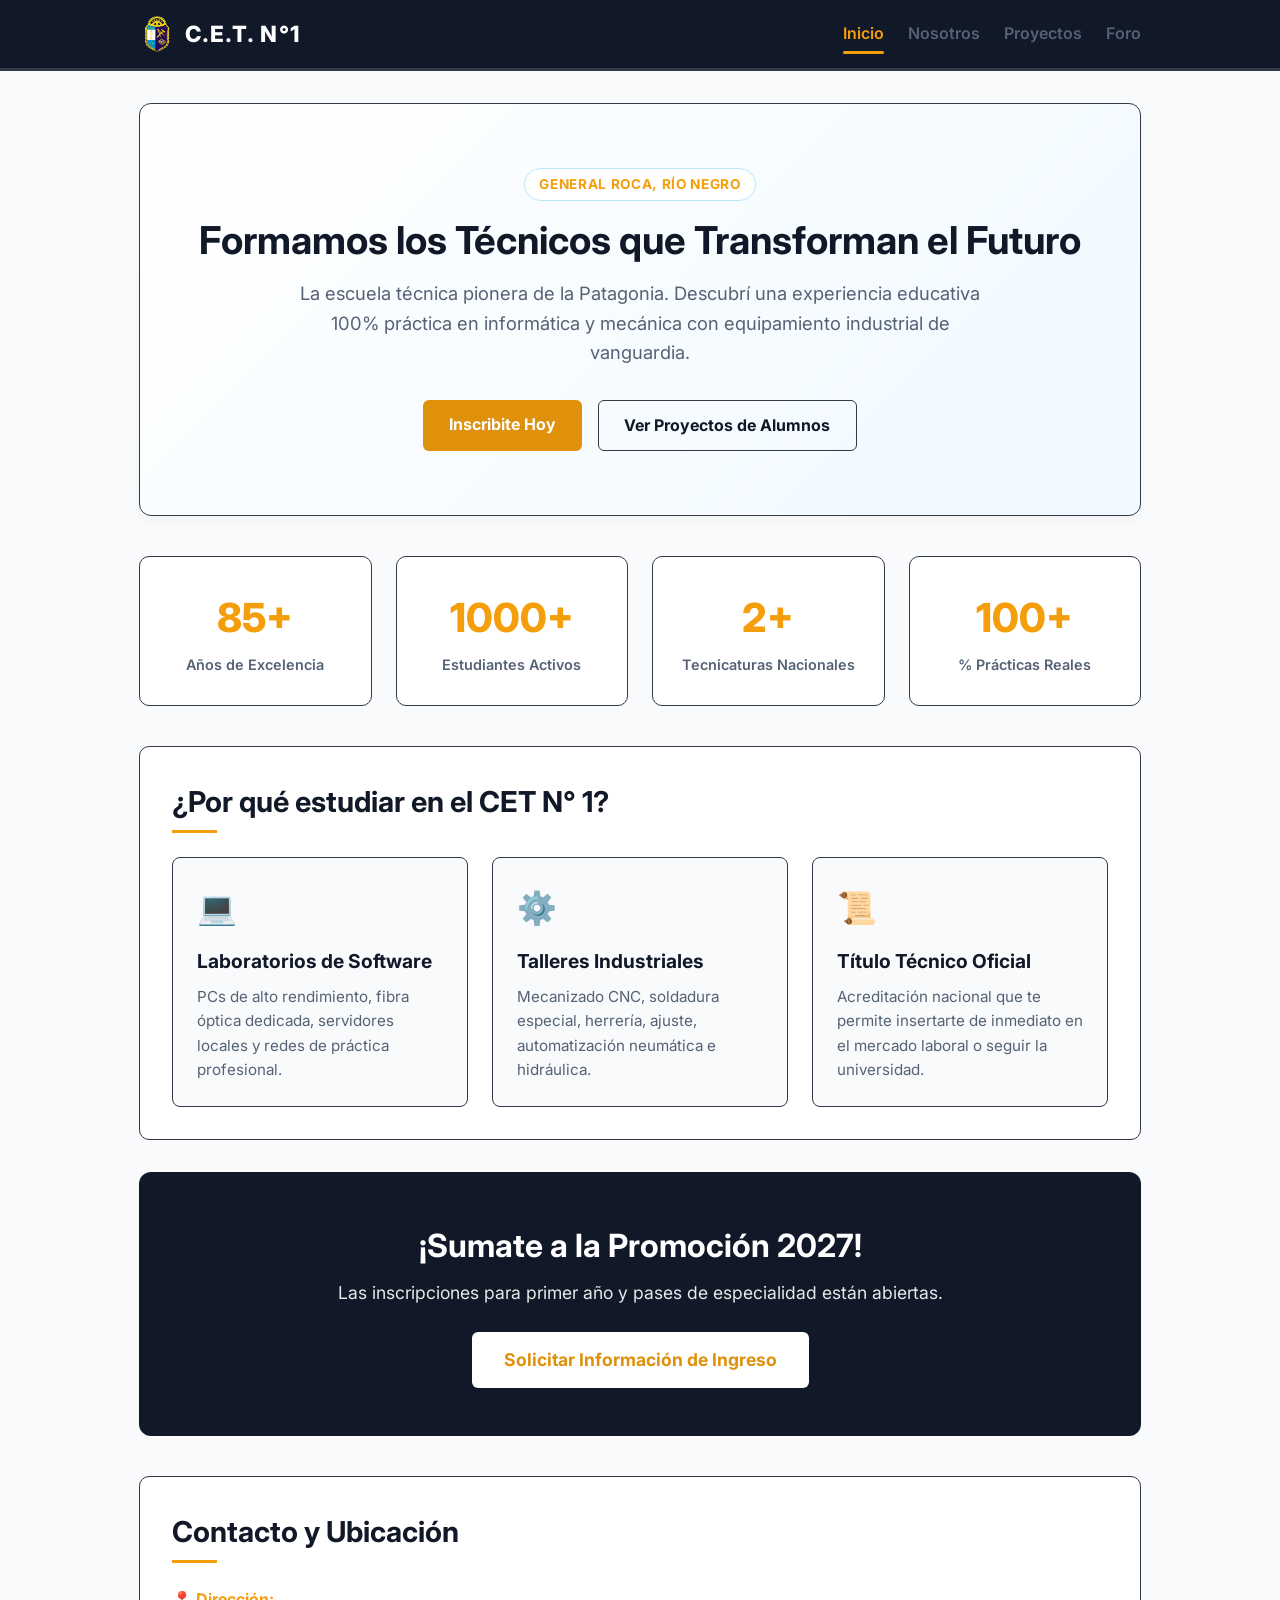
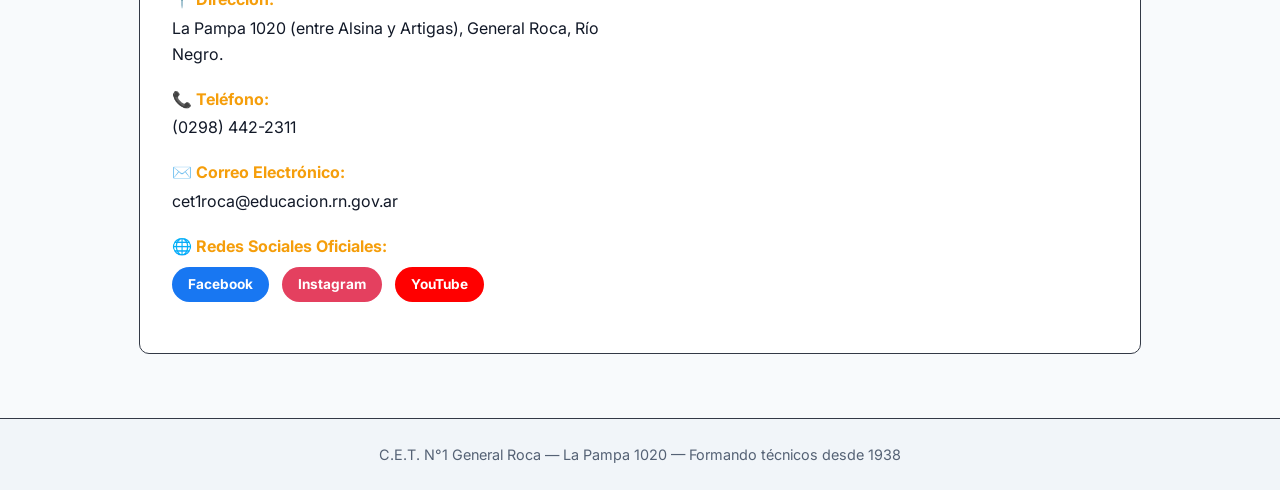
<file: cet1/index.html>
<!DOCTYPE html>
<html lang="es">
<head>
    <meta charset="UTF-8">
    <meta name="viewport" content="width=device-width, initial-scale=1.0">
    <title>Inicio</title>
    <link rel="stylesheet" href="common.css">
    <link rel="stylesheet" href="inicio.css">
    <link rel="shortcut icon" href="escudo.png" type="image/x-icon">
    <link rel="preconnect" href="https://fonts.googleapis.com">
    <link rel="preconnect" href="https://fonts.gstatic.com" crossorigin>
    <link href="https://fonts.googleapis.com/css2?family=Inter:ital,opsz,wght@0,14..32,100..900;1,14..32,100..900&display=swap" rel="stylesheet">

</head>
<body>

    <header>
        <div class="nav-container">
            <div class="logo">
                <img src="escudo.png" alt="Escudo C.E.T. N°1" class="logo-img">
                C.E.T. N°1
            </div>
            <nav>
                <ul>
                    <li><a href="index.html" class="active">Inicio</a></li>
                    <li class="dropdown">
                    <a href="Nosotros/Nosotros.html">Nosotros</a>
                    <ul class="submenu">
                        <li><a href="Nosotros/Portal Alumnos/portal-alumnos.html">Portal Alumnos</a></li>
                        <li><a href="Nosotros/Portal Docentes/portal-docentes.html">Portal Docentes</a></li>
                    </ul>
                    </li>
                    <li><a href="Proyectos/Proyectos.html">Proyectos</a></li>
                    <li><a href="Php/foro.php">Foro</a></li>
                </ul>
            </nav>
        </div>
    </header>

    <main>
            <!-- HERO -->
            <section class="hero">
                <div class="hero-badge">General Roca, Río Negro</div>
                <h1>Formamos los Técnicos que Transforman el Futuro</h1>
                <p>La escuela técnica pionera de la Patagonia. Descubrí una experiencia educativa 100% práctica en informática y mecánica con equipamiento industrial de vanguardia.</p>
                <div class="hero-buttons">
                    <a href="#contacto" class="btn btn-primary">Inscribite Hoy</a>
                    <a href="/Proyectos/Proyectos.html" class="btn btn-secondary">Ver Proyectos de Alumnos</a>
                </div>
            </section>

            <!-- STATS -->
            <section class="stats-grid">
                <div class="stat-card">
                    <div class="stat-number" data-target="85">0</div>
                    <div class="stat-label">Años de Excelencia</div>
                </div>
                <div class="stat-card">
                    <div class="stat-number" data-target="1000">0</div>
                    <div class="stat-label">Estudiantes Activos</div>
                </div>
                <div class="stat-card">
                    <div class="stat-number" data-target="2">0</div>
                    <div class="stat-label">Tecnicaturas Nacionales</div>
                </div>
                <div class="stat-card">
                    <div class="stat-number" data-target="100">0</div>
                    <div class="stat-label">% Prácticas Reales</div>
                </div>
            </section>

        <!-- BENEFICIOS / POR QUÉ ELEGIRNOS -->
        <section class="content-box feature-section">
            <h2 class="section-title">¿Por qué estudiar en el CET N° 1?</h2>
            <div class="features-grid">
                <div class="feature-card">
                    <div class="feature-icon">💻</div>
                    <h3>Laboratorios de Software</h3>
                    <p>PCs de alto rendimiento, fibra óptica dedicada, servidores locales y redes de práctica profesional.</p>
                </div>
                <div class="feature-card">
                    <div class="feature-icon">⚙️</div>
                    <h3>Talleres Industriales</h3>
                    <p>Mecanizado CNC, soldadura especial, herrería, ajuste, automatización neumática e hidráulica.</p>
                </div>
                <div class="feature-card">
                    <div class="feature-icon">📜</div>
                    <h3>Título Técnico Oficial</h3>
                    <p>Acreditación nacional que te permite insertarte de inmediato en el mercado laboral o seguir la universidad.</p>
                </div>
            </div>
        </section>

        <!-- BANNER INSCRIPCIONES -->
        <section class="cta-banner">
            <h2>¡Sumate a la Promoción 2027!</h2>
            <p>Las inscripciones para primer año y pases de especialidad están abiertas.</p>
            <a href="#contacto" class="btn btn-primary btn-large">Solicitar Información de Ingreso</a>
        </section>

        <!-- SECCIÓN CONTACTO Y REDES -->
        <section class="content-box" id="contacto">
            <h2 class="section-title">Contacto y Ubicación</h2>
            <div class="contact-grid">
                <div class="contact-info">
                    <div class="contact-item">
                        <strong>📍 Dirección:</strong>
                        <p>La Pampa 1020 (entre Alsina y Artigas), General Roca, Río Negro.</p>
                    </div>
                    <div class="contact-item">
                        <strong>📞 Teléfono:</strong>
                        <p>(0298) 442-2311</p>
                    </div>
                    <div class="contact-item">
                        <strong>✉️ Correo Electrónico:</strong>
                        <p>cet1roca@educacion.rn.gov.ar</p>
                    </div>
                    <div class="contact-item">
                        <strong>🌐 Redes Sociales Oficiales:</strong>
                        <div class="social-links">
                            <a href="https://facebook.com" target="_blank" class="social-btn fb">Facebook</a>
                            <a href="https://instagram.com" target="_blank" class="social-btn ig">Instagram</a>
                            <a href="https://youtube.com" target="_blank" class="social-btn yt">YouTube</a>
                        </div>
                    </div>
                </div>
                <div class="map-placeholder">
                    <iframe src="https://maps.google.com/maps?q=La%20Pampa%201020%20General%20Roca&t=&z=15&ie=UTF8&iwloc=&output=embed" width="100%" height="250" style="border:0; border-radius:8px;" allowfullscreen="" loading="lazy"></iframe>
                </div>
            </div>
        </section>
    </main>

    <footer>
        <p>C.E.T. N°1 General Roca — La Pampa 1020 — Formando técnicos desde 1938</p>
    </footer>

    <script src="script.js"></script>
</body>
</html>
</file>
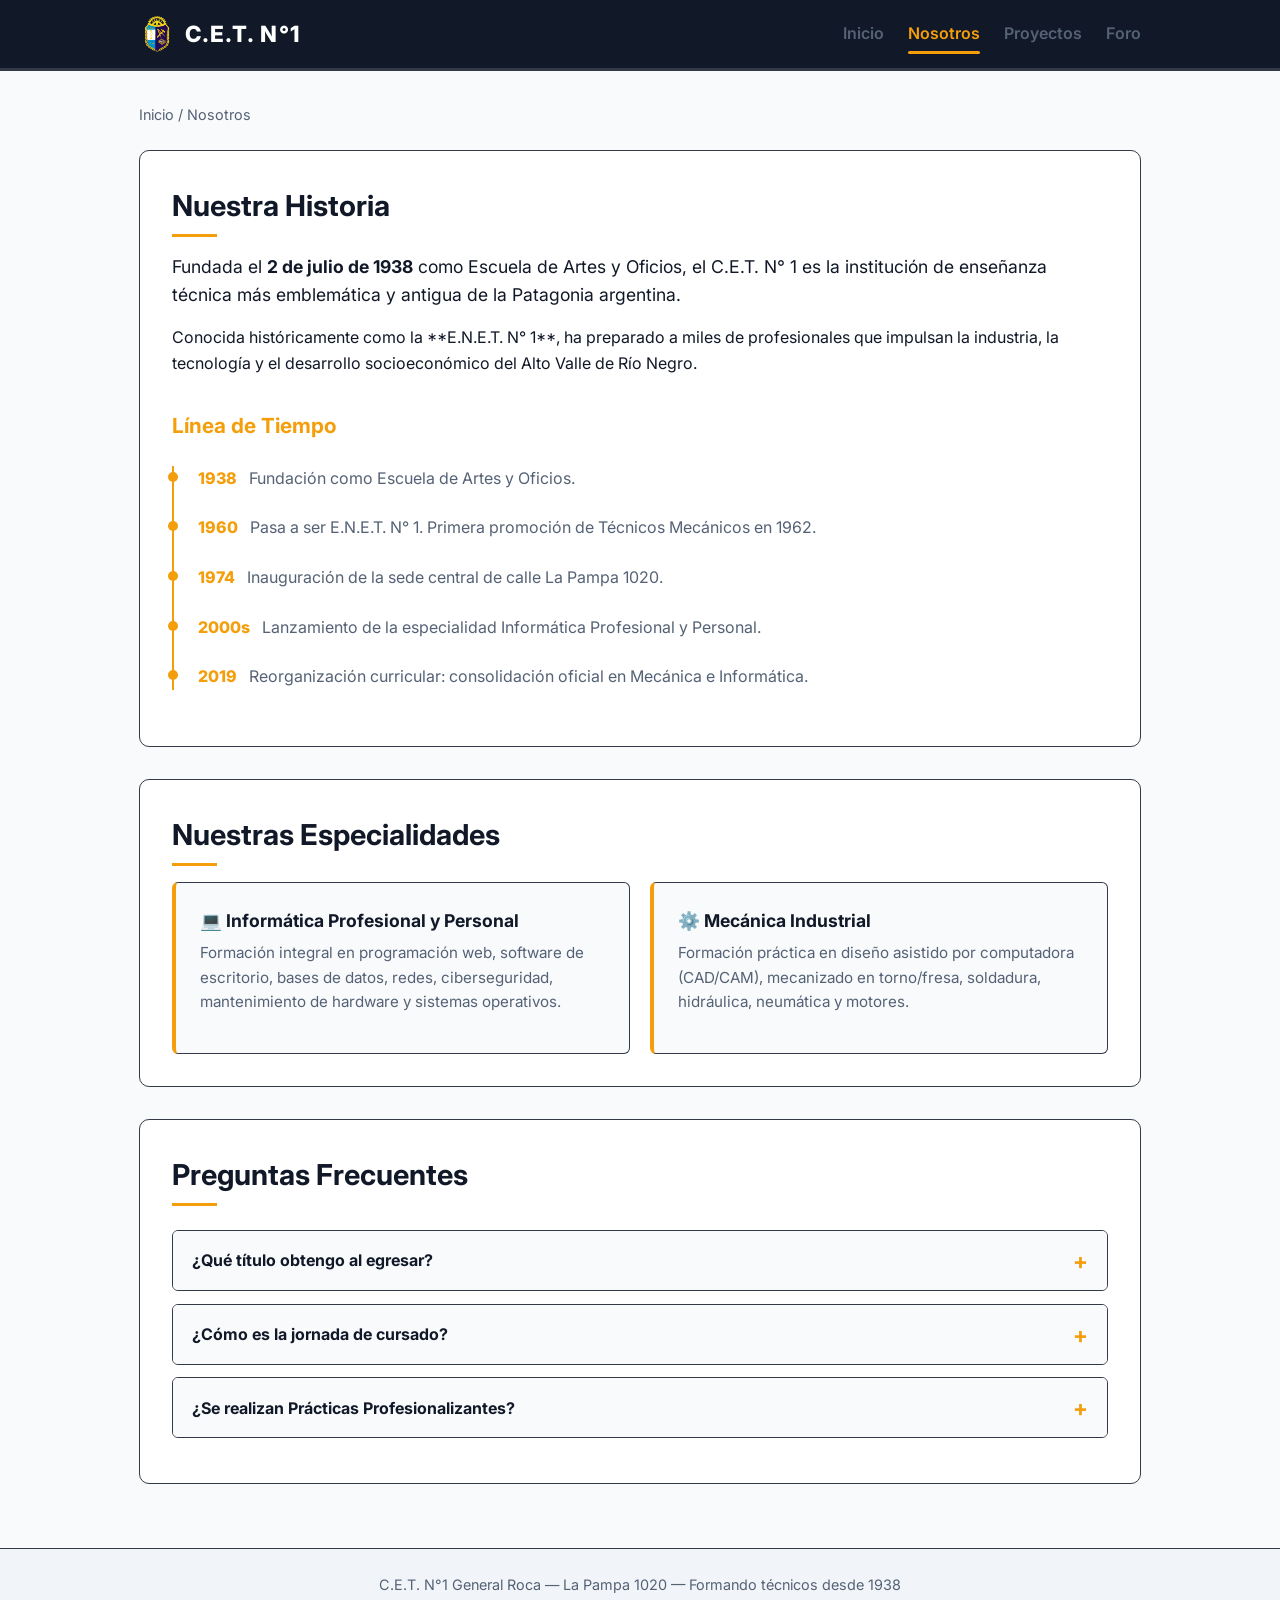
<file: cet1/Nosotros/Nosotros.html>
<!DOCTYPE html>
<html lang="es">
<head>
    <meta charset="UTF-8">
    <meta name="viewport" content="width=device-width, initial-scale=1.0">
    <title>Nosotros</title>
    <link rel="stylesheet" href="../common.css">
    <link rel="stylesheet" href="nosotros.css">
    <link rel="shortcut icon" href="../escudo.png" type="image/x-icon">
    <link rel="preconnect" href="https://fonts.googleapis.com">
    <link rel="preconnect" href="https://fonts.gstatic.com" crossorigin>
    <link href="https://fonts.googleapis.com/css2?family=Inter:ital,opsz,wght@0,14..32,100..900;1,14..32,100..900&display=swap" rel="stylesheet">
</head>
<body>

    <header>
        <div class="nav-container">
            <div class="logo">
                <img src="../escudo.png" alt="Escudo C.E.T. N°1" class="logo-img">
                C.E.T. N°1
            </div>
            <nav>
                <ul>
                    <li><a href="../index.html">Inicio</a></li>
                    <li class="dropdown">
                    <a href="/Nosotros/Nosotros.html" class="active">Nosotros</a>
                    <ul class="submenu">
                        <li><a href="Portal Alumnos/portal-alumnos.html">Portal Alumnos</a></li>
                        <li><a href="Portal Docentes/portal-docentes.html">Portal Docentes</a></li>
                    </ul>
                    </li>
                    <li><a href="../Proyectos/Proyectos.html">Proyectos</a></li>
                    <li><a href="../Php/foro.php">Foro</a></li>
                </ul>
            </nav>
        </div>
    </header>

    <main>
        <div class="breadcrumb"><a href="Inicio.html">Inicio</a> / Nosotros</div>

        <!-- HISTORIA -->
        <section class="content-box">
            <h2 class="section-title">Nuestra Historia</h2>
            <p class="lead-text">Fundada el <strong>2 de julio de 1938</strong> como Escuela de Artes y Oficios, el C.E.T. N° 1 es la institución de enseñanza técnica más emblemática y antigua de la Patagonia argentina.</p>
            <p>Conocida históricamente como la **E.N.E.T. N° 1**, ha preparado a miles de profesionales que impulsan la industria, la tecnología y el desarrollo socioeconómico del Alto Valle de Río Negro.</p>

            <h3 class="subsection-title">Línea de Tiempo</h3>
            <ul class="timeline">
                <li>
                    <span class="timeline-year">1938</span>
                    <div class="timeline-content">Fundación como Escuela de Artes y Oficios.</div>
                </li>
                <li>
                    <span class="timeline-year">1960</span>
                    <div class="timeline-content">Pasa a ser E.N.E.T. N° 1. Primera promoción de Técnicos Mecánicos en 1962.</div>
                </li>
                <li>
                    <span class="timeline-year">1974</span>
                    <div class="timeline-content">Inauguración de la sede central de calle La Pampa 1020.</div>
                </li>
                <li>
                    <span class="timeline-year">2000s</span>
                    <div class="timeline-content">Lanzamiento de la especialidad Informática Profesional y Personal.</div>
                </li>
                <li>
                    <span class="timeline-year">2019</span>
                    <div class="timeline-content">Reorganización curricular: consolidación oficial en Mecánica e Informática.</div>
                </li>
            </ul>
        </section>

        <!-- ESPECIALIDADES Y TALLERES -->
        <section class="content-box">
            <h2 class="section-title">Nuestras Especialidades</h2>
            <div class="values-grid">
                <div class="value-card">
                    <h4>💻 Informática Profesional y Personal</h4>
                    <p>Formación integral en programación web, software de escritorio, bases de datos, redes, ciberseguridad, mantenimiento de hardware y sistemas operativos.</p>
                </div>
                <div class="value-card">
                    <h4>⚙️ Mecánica Industrial</h4>
                    <p>Formación práctica en diseño asistido por computadora (CAD/CAM), mecanizado en torno/fresa, soldadura, hidráulica, neumática y motores.</p>
                </div>
            </div>
        </section>

        <!-- PREGUNTAS FRECUENTES (FAQ) -->
        <section class="content-box">
            <h2 class="section-title">Preguntas Frecuentes</h2>
            <div class="faq-accordion">
                <div class="faq-item">
                    <button class="faq-question">¿Qué título obtengo al egresar?</button>
                    <div class="faq-answer">
                        <p>Obtenés un título secundario de validez nacional: Técnico en Informática Profesional y Personal o Técnico Mecánico, habilitante para matriculación o carreras universitarias/terciarias.</p>
                    </div>
                </div>
                <div class="faq-item">
                    <button class="faq-question">¿Cómo es la jornada de cursado?</button>
                    <div class="faq-answer">
                        <p>Al ser escuela técnica, la modalidad es a doble turno: clases teóricas en un turno (mañana o tarde) y talleres/laboratorios prácticos en el turno contrapuesto.</p>
                    </div>
                </div>
                <div class="faq-item">
                    <button class="faq-question">¿Se realizan Prácticas Profesionalizantes?</button>
                    <div class="faq-answer">
                        <p>Sí, en el último año los estudiantes realizan pasantías y prácticas en empresas locales, instituciones y laboratorios del establecimiento.</p>
                    </div>
                </div>
            </div>
        </section>
    </main>

    <footer>
        <p>C.E.T. N°1 General Roca — La Pampa 1020 — Formando técnicos desde 1938</p>
    </footer>

    <script src="../script.js"></script>
</body>
</html>
</file>
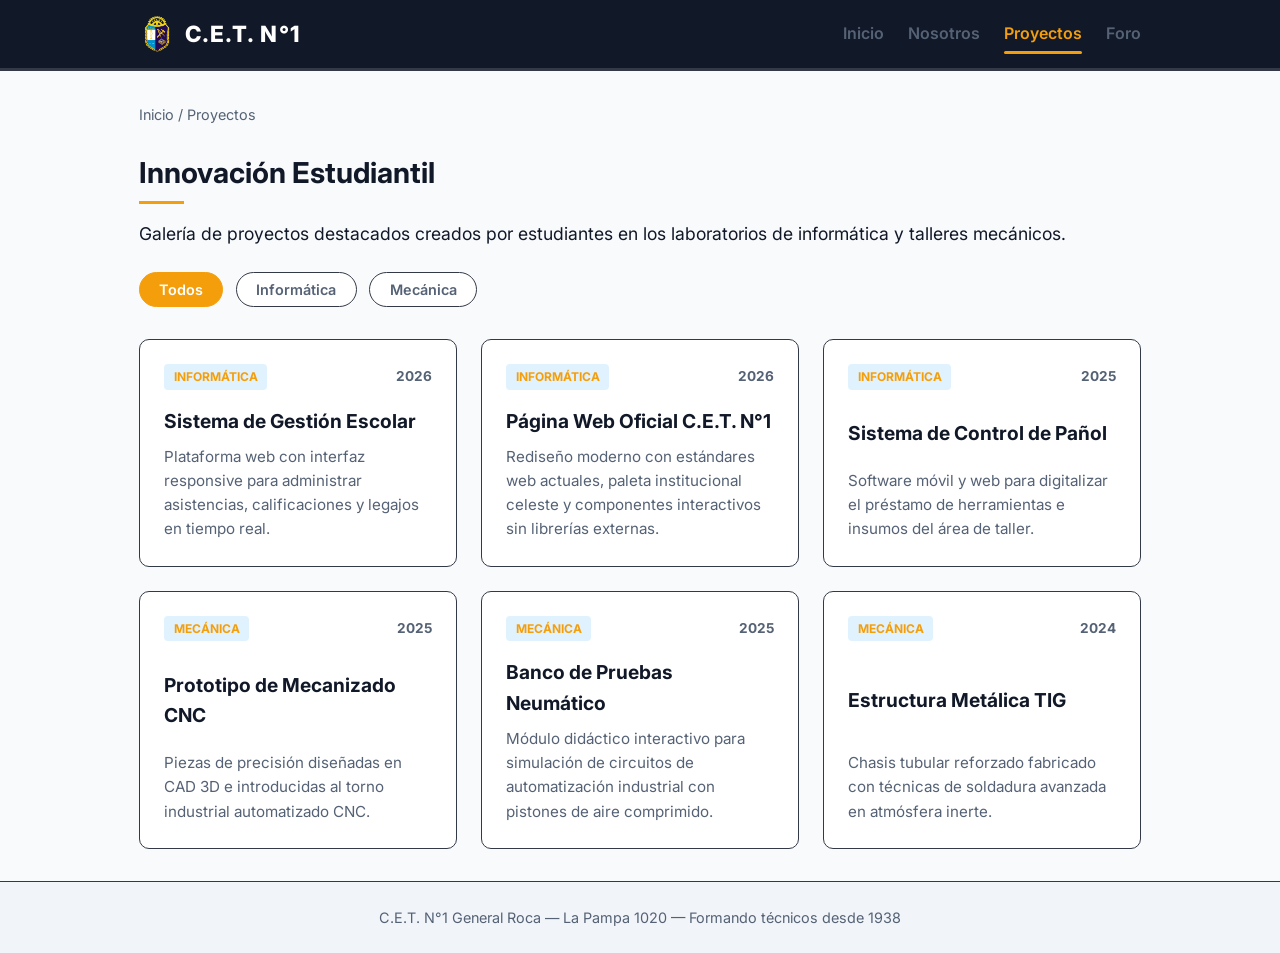
<file: cet1/Proyectos/Proyectos.html>
<!DOCTYPE html>
<html lang="es">
<head>
    <meta charset="UTF-8">
    <meta name="viewport" content="width=device-width, initial-scale=1.0">
    <title>Proyectos</title>
    <link rel="stylesheet" href="../common.css">
    <link rel="stylesheet" href="proyectos.css">
    <link rel="preconnect" href="https://fonts.googleapis.com">
    <link rel="shortcut icon" href="../escudo.png" type="image/x-icon">
    <link rel="preconnect" href="https://fonts.gstatic.com" crossorigin>
    <link href="https://fonts.googleapis.com/css2?family=Inter:ital,opsz,wght@0,14..32,100..900;1,14..32,100..900&display=swap" rel="stylesheet">
</head>
<body>

    <header>
        <div class="nav-container">
            <div class="logo">
                <img src="../escudo.png" alt="Escudo C.E.T. N°1" class="logo-img">
                C.E.T. N°1
            </div>
            <nav>
                <ul>
                    <li><a href="../index.html">Inicio</a></li>
                    <li class="dropdown">
                    <a href="../Nosotros/Nosotros.html">Nosotros</a>
                    <ul class="submenu">
                        <li><a href="../Nosotros/Portal Alumnos/portal-alumnos.html">Portal Alumnos</a></li>
                        <li><a href="../Nosotros/Portal Docentes/portal-docentes.html">Portal Docentes</a></li>
                    </ul>
                    </li>
                    <li><a href="Proyectos.html"  class="active">Proyectos</a></li>
                    <li><a href="../Php/foro.php">Foro</a></li>
                </ul>
            </nav>
        </div>
    </header>

    <main>
        <div class="breadcrumb"><a href="Inicio.html">Inicio</a> / Proyectos</div>

        <section class="intro-section">
            <h2 class="section-title">Innovación Estudiantil</h2>
            <p class="lead-text">Galería de proyectos destacados creados por estudiantes en los laboratorios de informática y talleres mecánicos.</p>
            
            <div class="filter-bar">
                <button class="filter-btn active" data-filter="all">Todos</button>
                <button class="filter-btn" data-filter="informatica">Informática</button>
                <button class="filter-btn" data-filter="mecanica">Mecánica</button>
            </div>
        </section>

        <section class="projects-grid">
            <article class="project-card" data-category="informatica">
                <div class="card-header">
                    <span class="badge">Informática</span>
                    <span class="year">2026</span>
                </div>
                <h3>Sistema de Gestión Escolar</h3>
                <p>Plataforma web con interfaz responsive para administrar asistencias, calificaciones y legajos en tiempo real.</p>
            </article>

            <article class="project-card" data-category="informatica">
                <div class="card-header">
                    <span class="badge">Informática</span>
                    <span class="year">2026</span>
                </div>
                <h3>Página Web Oficial C.E.T. N°1</h3>
                <p>Rediseño moderno con estándares web actuales, paleta institucional celeste y componentes interactivos sin librerías externas.</p>
            </article>

            <article class="project-card" data-category="informatica">
                <div class="card-header">
                    <span class="badge">Informática</span>
                    <span class="year">2025</span>
                </div>
                <h3>Sistema de Control de Pañol</h3>
                <p>Software móvil y web para digitalizar el préstamo de herramientas e insumos del área de taller.</p>
            </article>

            <article class="project-card" data-category="mecanica">
                <div class="card-header">
                    <span class="badge">Mecánica</span>
                    <span class="year">2025</span>
                </div>
                <h3>Prototipo de Mecanizado CNC</h3>
                <p>Piezas de precisión diseñadas en CAD 3D e introducidas al torno industrial automatizado CNC.</p>
            </article>

            <article class="project-card" data-category="mecanica">
                <div class="card-header">
                    <span class="badge">Mecánica</span>
                    <span class="year">2025</span>
                </div>
                <h3>Banco de Pruebas Neumático</h3>
                <p>Módulo didáctico interactivo para simulación de circuitos de automatización industrial con pistones de aire comprimido.</p>
            </article>

            <article class="project-card" data-category="mecanica">
                <div class="card-header">
                    <span class="badge">Mecánica</span>
                    <span class="year">2024</span>
                </div>
                <h3>Estructura Metálica TIG</h3>
                <p>Chasis tubular reforzado fabricado con técnicas de soldadura avanzada en atmósfera inerte.</p>
            </article>
        </section>
    </main>

    <footer>
        <p>C.E.T. N°1 General Roca — La Pampa 1020 — Formando técnicos desde 1938</p>
    </footer>

    <script src="../script.js"></script>
</body>
</html>
</file>
<file: cet1/common.css>
:root {
    --bg-main: #f8fafc;
    --card-bg: #ffffff;
    --accent-celeste: #F59E0B;
    --accent-celeste-hover: #0096c7;
    --accent-celeste-light: #e0f2fe;
    --text-dark: #111827;
    --text-muted: #556275;
    --border-color: #333946;
    --font-main: 'Segoe UI', -apple-system, BlinkMacSystemFont, Roboto, sans-serif;
}

* {
    box-sizing: border-box;
    margin: 0;
    padding: 0;
    font-family: "Inter", sans-serif;

}

html {
    scroll-behavior: smooth;
}

body {
    background-color: var(--bg-main);
    color: var(--text-dark);
    font-family: var(--font-main);
    line-height: 1.6;
    display: flex;
    flex-direction: column;
    min-height: 100vh;

    background-color: var(--bg-main); /* esto queda para todo lo que está debajo de la línea */
}

a {
    color: var(--accent-celeste);
    text-decoration: none;
    transition: color 0.2s ease;
}

a:hover {
    color: var(--accent-celeste-hover);
}

/* HEADER / NAV */
header {
    background-color: #111827;
    border-bottom: 3px solid var(--border-color);
    position: sticky;
    top: 0;
    z-index: 100;
}

.nav-container {
    max-width: 1050px;
    margin: 0 auto;
    padding: 1rem 1.5rem;
    display: flex;
    justify-content: space-between;
    align-items: center;
}

.logo {
    display: flex;
    align-items: center;
    gap: 0.6rem;
    font-size: 1.4rem;
    font-weight: 800;
    letter-spacing: 0.05em;
    color: white;
}

.logo-img {
    height: 36px;
    width: auto;
}

nav ul {
    display: flex;
    list-style: none;
    gap: 1.5rem;
}

nav a {
    color: var(--text-muted);
    font-weight: 600;
    padding: 0.4rem 0;
    position: relative;
    transition: color 0.2s ease;
}

nav a:hover, nav a.active {
    color: var(--accent-celeste);
}

nav a.active::after {
    content: '';
    position: absolute;
    bottom: -4px;
    left: 0;
    width: 100%;
    height: 3px;
    background-color: var(--accent-celeste);
    border-radius: 2px;
}

.dropdown {
  position: relative;
}

.submenu {
  display: none;
  position: absolute;
  top: 100%;
  left: 0;
  background-color: #fff;
  min-width: 160px;
  list-style: none;
  padding: 0;
  margin: 0;
  box-shadow: 0 2px 6px rgba(0,0,0,0.15);
  z-index: 10;
}

.submenu li {
  width: 100%;
}

.submenu a {
  display: block;
  padding: 10px 15px;
  white-space: nowrap;
}

.dropdown:hover .submenu {
  display: block;
}

/* LAYOUT BASE */
main {
    max-width: 1050px;
    width: 100%;
    margin: 2rem auto;
    padding: 0 1.5rem;
    flex: 1;
}

.breadcrumb {
    color: var(--text-muted);
    font-size: 0.9rem;
    margin-bottom: 1.5rem;
}

.breadcrumb a {
    color: var(--text-muted);
}

.breadcrumb a:hover {
    color: var(--accent-celeste);
}

/* BOTONES (se usan en varias páginas) */
.btn {
    padding: 0.75rem 1.6rem;
    border-radius: 6px;
    font-weight: 700;
    display: inline-block;
    cursor: pointer;
    transition: transform 0.2s, background-color 0.2s, border-color 0.2s;
}

.btn-primary {
    background-color: #df910c;
    color: #ffffff;
}

.btn-primary:hover {
    background-color: #d48b0d;
    color: #ffffff;
    transform: translateY(-2px);
}

.btn-secondary {
    background-color: transparent;
    color: var(--text-dark);
    border: 1px solid var(--border-color);
}

.btn-secondary:hover {
    background-color: var(--bg-main);
    color: var(--accent-celeste);
    border-color: var(--accent-celeste);
    transform: translateY(-2px);
}

.btn-large {
    font-size: 1.1rem;
    padding: 0.9rem 2rem;
}

/* CAJA DE CONTENIDO Y TÍTULOS (se usan en varias páginas) */
.content-box {
    background-color: var(--card-bg);
    border: 1px solid var(--border-color);
    border-radius: 10px;
    padding: 2rem;
    margin-bottom: 2rem;
}

.section-title {
    font-size: 1.8rem;
    margin-bottom: 1rem;
    position: relative;
    padding-bottom: 0.5rem;
}

.section-title::after {
    content: '';
    position: absolute;
    bottom: 0;
    left: 0;
    width: 45px;
    height: 3px;
    background-color: var(--accent-celeste);
}

.lead-text {
    font-size: 1.1rem;
    color: var(--text-dark);
    margin-bottom: 1rem;
}

/* FOOTER */
footer {
    background-color: #f1f5f9;
    border-top: 1px solid var(--border-color);
    padding: 1.5rem;
    text-align: center;
    color: var(--text-muted);
    font-size: 0.9rem;
    margin-top: auto;
}

@media (max-width: 600px) {
    .nav-container {
        flex-direction: column;
        gap: 1rem;
    }
}
</file>
<file: cet1/inicio.css>
/* HERO */


.hero {
    background: linear-gradient(135deg, #ffffff 0%, #f0f9ff 100%);
    border: 1px solid var(--border-color);
    border-radius: 12px;
    padding: 4rem 2rem;
    text-align: center;
    margin-bottom: 2.5rem;
    box-shadow: 0 4px 12px rgba(0,0,0,0.03);
}

.hero-badge {
    display: inline-block;
    background-color: white;
    color: var(--accent-celeste);
    font-weight: 700;
    font-size: 0.85rem;
    padding: 0.3rem 0.9rem;
    border-radius: 20px;
    border: 1px solid #bae6fd;
    margin-bottom: 1rem;
    text-transform: uppercase;
    letter-spacing: 0.05em;
}

.hero h1 {
    font-size: 2.4rem;
    margin-bottom: 1rem;
    color: var(--text-dark);
    line-height: 1.2;
}

.hero p {
    font-size: 1.15rem;
    color: var(--text-muted);
    max-width: 720px;
    margin: 0 auto 2rem auto;
}

.hero-buttons {
    display: flex;
    justify-content: center;
    gap: 1rem;
}

/* STATS */
.stats-grid {
    display: grid;
    grid-template-columns: repeat(auto-fit, minmax(200px, 1fr));
    gap: 1.5rem;
    margin-bottom: 2.5rem;
}

.stat-card {
    background-color: var(--card-bg);
    border: 1px solid var(--border-color);
    border-radius: 10px;
    padding: 1.8rem 1rem;
    text-align: center;
    transition: transform 0.2s ease, border-color 0.2s ease;
}

.stat-card:hover {
    transform: translateY(-4px);
    border-color: var(--accent-celeste);
}

.stat-number {
    font-size: 2.5rem;
    font-weight: 800;
    color: var(--accent-celeste);
    margin-bottom: 0.2rem;
}

.stat-label {
    color: var(--text-muted);
    font-size: 0.9rem;
    font-weight: 600;
}


/* CARACTERÍSTICAS DE LA ESCUELA */
.features-grid {
    display: grid;
    grid-template-columns: repeat(auto-fit, minmax(280px, 1fr));
    gap: 1.5rem;
    margin-top: 1.5rem;
}

.feature-card {
    background: var(--bg-main);
    border: 1px solid var(--border-color);
    border-radius: 8px;
    padding: 1.5rem;
    transition: transform 0.2s;
}

.feature-card:hover {
    transform: translateY(-3px);
}

.feature-icon {
    font-size: 2rem;
    margin-bottom: 0.8rem;
}

.feature-card h3 {
    font-size: 1.2rem;
    margin-bottom: 0.5rem;
    color: var(--text-dark);
}

.feature-card p {
    color: var(--text-muted);
    font-size: 0.95rem;
}

/* BANNER CTA */
.cta-banner {
    background: #111827;
    color: #ffffff;
    border-radius: 12px;
    padding: 3rem 2rem;
    text-align: center;
    margin-bottom: 2.5rem;
}

.cta-banner h2 {
    font-size: 2rem;
    margin-bottom: 0.5rem;
}

.cta-banner p {
    font-size: 1.1rem;
    margin-bottom: 1.5rem;
    opacity: 0.9;
}

.cta-banner .btn-primary {
    background-color: #ffffff;
    color: #df910c;
}

.cta-banner .btn-primary:hover {
    background-color: #f0f9ff;
}

/* CONTACTO Y REDES */
.contact-grid {
    display: grid;
    grid-template-columns: repeat(auto-fit, minmax(300px, 1fr));
    gap: 2rem;
    margin-top: 1.5rem;
}

.contact-item {
    margin-bottom: 1.2rem;
}

.contact-item strong {
    display: block;
    color: var(--accent-celeste);
    margin-bottom: 0.2rem;
}

.social-links {
    display: flex;
    gap: 0.8rem;
    margin-top: 0.5rem;
}

.social-btn {
    padding: 0.4rem 1rem;
    border-radius: 20px;
    font-size: 0.85rem;
    font-weight: 700;
    color: #ffffff !important;
}

.social-btn.fb { background-color: #1877f2; }
.social-btn.ig { background-color: #e4405f; }
.social-btn.yt { background-color: #ff0000; }

.social-btn:hover {
    opacity: 0.85;
}

@media (max-width: 600px) {
    .hero h1 {
        font-size: 1.8rem;
    }

    .hero-buttons {
        flex-direction: column;
    }
}
</file>
<file: cet1/Nosotros/nosotros.css>
.subsection-title {
    font-size: 1.3rem;
    margin: 2rem 0 1rem 0;
    color: var(--accent-celeste);
}

.timeline {
    list-style: none;
    border-left: 2px solid var(--accent-celeste);
    padding-left: 1.5rem;
    margin: 1.5rem 0;
}

.timeline li {
    margin-bottom: 1.5rem;
    position: relative;
}

.timeline li::before {
    content: '';
    position: absolute;
    left: calc(-1.5rem - 6px);
    top: 6px;
    width: 10px;
    height: 10px;
    background-color: var(--accent-celeste);
    border-radius: 50%;
}

.timeline-year {
    font-weight: 800;
    color: var(--accent-celeste);
    display: inline-block;
    margin-right: 0.5rem;
}

.timeline-content {
    display: inline;
    color: var(--text-muted);
}

.values-grid {
    display: grid;
    grid-template-columns: repeat(auto-fit, minmax(280px, 1fr));
    gap: 1.2rem;
    margin-top: 1rem;
}

.value-card {
    background-color: var(--bg-main);
    border: 1px solid var(--border-color);
    border-left: 4px solid var(--accent-celeste);
    border-radius: 6px;
    padding: 1.5rem;
}

.value-card h4 {
    color: var(--text-dark);
    margin-bottom: 0.4rem;
    font-size: 1.1rem;
}

.value-card p {
    color: var(--text-muted);
    font-size: 0.95rem;
    margin-bottom: 0.9rem;
}

.value-card .btn {
    font-size: 0.9rem;
    padding: 0.55rem 1.2rem;
}

/* FAQ ACCORDION */
.faq-accordion {
    margin-top: 1.5rem;
}

.faq-item {
    border: 1px solid var(--border-color);
    border-radius: 6px;
    margin-bottom: 0.8rem;
    overflow: hidden;
}

.faq-question {
    width: 100%;
    text-align: left;
    padding: 1rem 1.2rem;
    background-color: var(--bg-main);
    border: none;
    font-size: 1rem;
    font-weight: 700;
    color: var(--text-dark);
    cursor: pointer;
    display: flex;
    justify-content: space-between;
    align-items: center;
}

.faq-question::after {
    content: '+';
    font-size: 1.4rem;
    color: var(--accent-celeste);
}

.faq-question.active::after {
    content: '−';
}

.faq-answer {
    padding: 0 1.2rem;
    max-height: 0;
    overflow: hidden;
    transition: max-height 0.3s ease, padding 0.3s ease;
    background-color: #ffffff;
}

.faq-answer p {
    color: var(--text-muted);
    font-size: 0.95rem;
    padding: 1rem 0;
}
</file>
<file: cet1/Proyectos/proyectos.css>
.intro-section {
    margin-bottom: 2rem;
}

.filter-bar {
    display: flex;
    gap: 0.8rem;
    margin-top: 1.5rem;
    flex-wrap: wrap;
}

.filter-btn {
    background-color: var(--card-bg);
    color: var(--text-muted);
    border: 1px solid var(--border-color);
    padding: 0.5rem 1.2rem;
    border-radius: 20px;
    font-size: 0.9rem;
    font-weight: 600;
    cursor: pointer;
    transition: all 0.2s ease;
}

.filter-btn:hover, .filter-btn.active {
    background-color: var(--accent-celeste);
    color: #ffffff;
    border-color: var(--accent-celeste);
}

.projects-grid {
    display: grid;
    grid-template-columns: repeat(auto-fit, minmax(280px, 1fr));
    gap: 1.5rem;
}

.project-card {
    background-color: var(--card-bg);
    border: 1px solid var(--border-color);
    border-radius: 10px;
    padding: 1.5rem;
    display: flex;
    flex-direction: column;
    justify-content: space-between;
    transition: transform 0.2s ease, border-color 0.2s ease;
}

.project-card:hover {
    transform: translateY(-4px);
    border-color: var(--accent-celeste);
}

.card-header {
    display: flex;
    justify-content: space-between;
    align-items: center;
    margin-bottom: 1rem;
}

.badge {
    background-color: var(--accent-celeste-light);
    color: var(--accent-celeste);
    font-size: 0.75rem;
    font-weight: 700;
    padding: 0.2rem 0.6rem;
    border-radius: 4px;
    text-transform: uppercase;
}

.year {
    font-size: 0.85rem;
    color: var(--text-muted);
    font-weight: bold;
}

.project-card h3 {
    font-size: 1.2rem;
    color: var(--text-dark);
    margin-bottom: 0.5rem;
}

.project-card p {
    color: var(--text-muted);
    font-size: 0.95rem;
}
</file>
